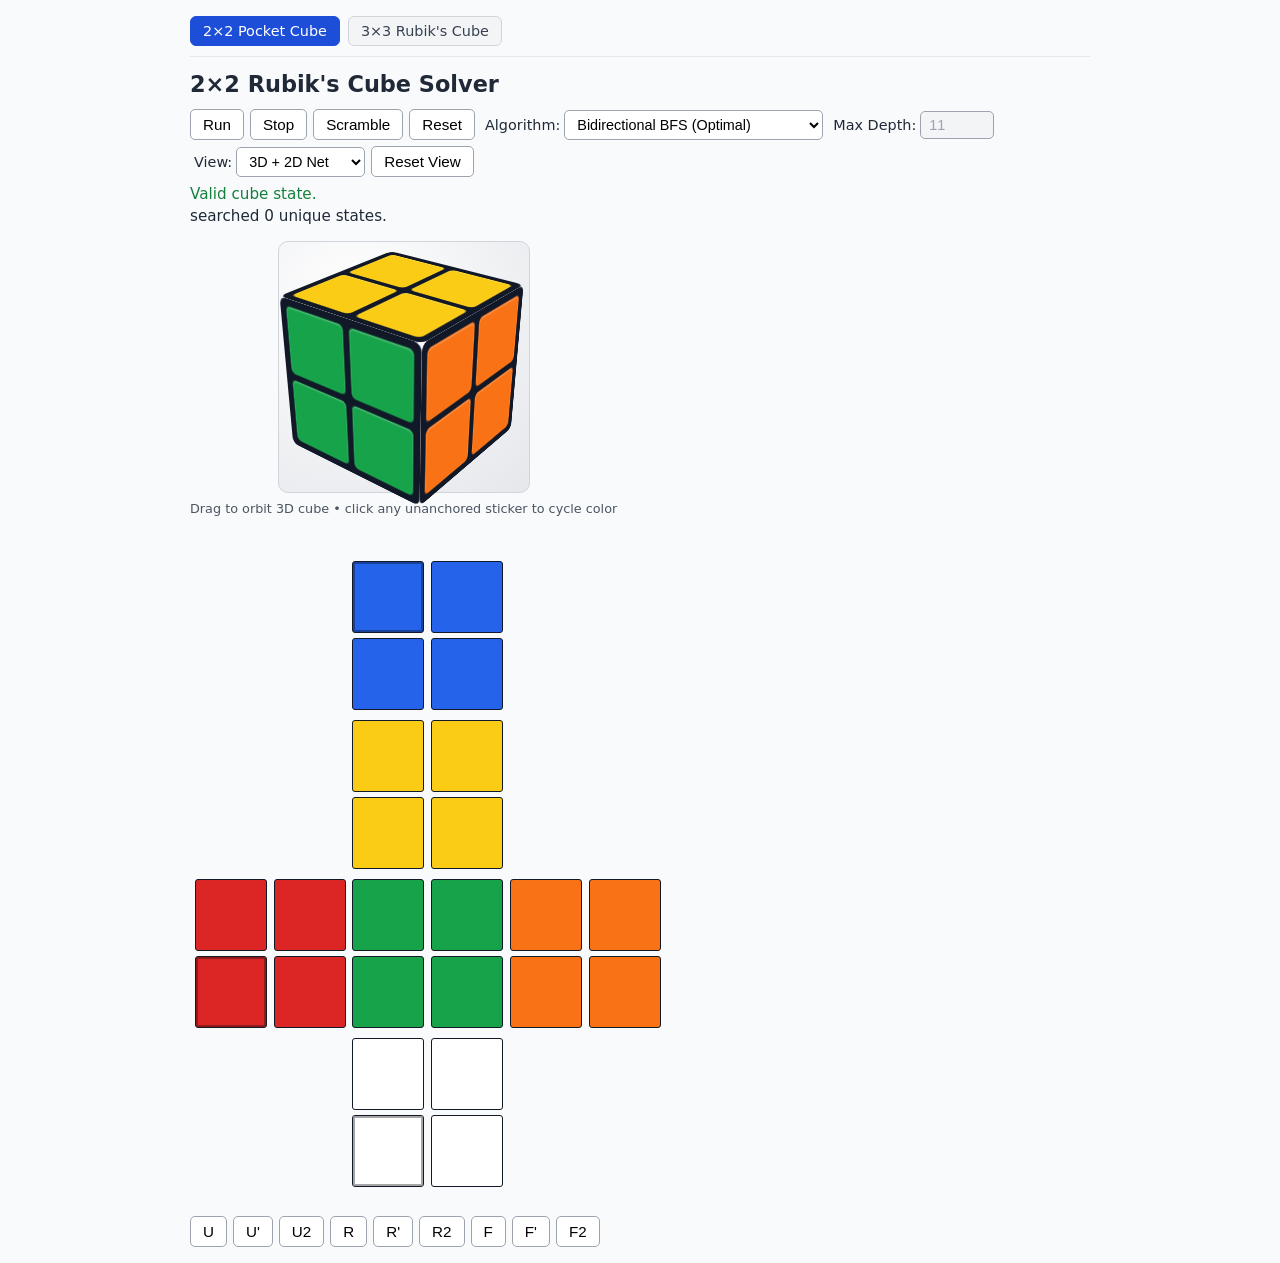
<file: index.html>
<!DOCTYPE html>
<html lang="en">
<head>
  <meta charset="utf-8">
  <meta name="viewport" content="width=device-width, initial-scale=1">
  <title>2x2 Rubik's Cube Solver</title>
  <link rel="stylesheet" href="2x2fiddle.css">
</head>
<body>
  <main class="app">
    <nav class="puzzle-nav" aria-label="Cube size">
      <a href="index.html" class="nav-link active">2&times;2 Pocket Cube</a>
      <a href="3x3.html" class="nav-link">3&times;3 Rubik's Cube</a>
    </nav>

    <h1>2&times;2 Rubik's Cube Solver</h1>

    <div class="controls">
      <button onclick="runTest()">Run</button>
      <button id="stopButton">Stop</button>
      <button onclick="scrambleCube()">Scramble</button>
      <button onclick="resetCube()">Reset</button>
      <label class="control-field" for="algorithmSelect">
        Algorithm:
        <select id="algorithmSelect" onchange="onAlgorithmChange()">
          <option value="bi-bfs">Bidirectional BFS (Optimal)</option>
          <option value="bfs">Unidirectional BFS (Optimal)</option>
          <option value="iddfs">Iterative Deepening DFS (Optimal)</option>
          <option value="dfs">Depth-Limited DFS</option>
        </select>
      </label>
      <label class="control-field" for="maxDepthInput">
        Max Depth:
        <input id="maxDepthInput" type="number" min="1" max="20" value="11" disabled>
      </label>
      <label class="control-field" for="viewModeSelect">
        View:
        <select id="viewModeSelect" onchange="onViewModeChange()">
          <option value="both">3D + 2D Net</option>
          <option value="3d">3D Cube Only</option>
          <option value="2d">2D Net Only</option>
        </select>
      </label>
      <button onclick="resetCamera()" title="Reset 3D camera angle">Reset View</button>
    </div>
    <div class="status">
      <label id="validationStatus" class="valid">Valid cube state.</label>
      <label id="counter">searched 0 unique states.</label>
      <label id="solution"></label>
    </div>
    <div class="playback-bar hidden" id="playbackBar">
      <button onclick="stepToStart()" title="Jump to scrambled start">|&lt;</button>
      <button onclick="stepBackward()" title="Previous move">&lt; Prev</button>
      <button id="playPauseBtn" onclick="togglePlayback()">Play</button>
      <button onclick="stepForward()" title="Next move">Next &gt;</button>
      <button onclick="stepToEnd()" title="Jump to solved state">&gt;|</button>
      <span id="playbackStepLabel" class="playback-step-label">Step 0 / 0</span>
    </div>

    <div class="workspace-views" id="workspaceViews">
      <div class="cube3d-panel" id="cube3dPanel">
        <div class="cube3d-stage" id="cube3dStage">
          <div class="cube3d" id="cube3d"></div>
        </div>
        <div class="cube3d-hint">Drag to orbit 3D cube &bull; click any unanchored sticker to cycle color</div>
      </div>

      <div class="cube" id="startCube">
      <div></div>
      <div class="face back" title="Back (B) face">
        <button class="cell blue fixed-cell" title="anchored DLB corner"> </button>
        <button class="cell blue" onclick="toggleColor(this)"> </button>
        <button class="cell blue" onclick="toggleColor(this)"> </button>
        <button class="cell blue" onclick="toggleColor(this)"> </button>
      </div>
      <div></div>
      <div></div>
      <div class="face top" title="Up (U) face">
        <button class="cell yellow" onclick="toggleColor(this)"> </button>
        <button class="cell yellow" onclick="toggleColor(this)"> </button>
        <button class="cell yellow" onclick="toggleColor(this)"> </button>
        <button class="cell yellow" onclick="toggleColor(this)"> </button>
      </div>
      <div></div>
      <div class="face left" title="Left (L) face">
        <button class="cell red" onclick="toggleColor(this)"> </button>
        <button class="cell red" onclick="toggleColor(this)"> </button>
        <button class="cell red fixed-cell" title="anchored DLB corner"> </button>
        <button class="cell red" onclick="toggleColor(this)"> </button>
      </div>
      <div class="face front" title="Front (F) face">
        <button class="cell green" onclick="toggleColor(this)"> </button>
        <button class="cell green" onclick="toggleColor(this)"> </button>
        <button class="cell green" onclick="toggleColor(this)"> </button>
        <button class="cell green" onclick="toggleColor(this)"> </button>
      </div>
      <div class="face right" title="Right (R) face">
        <button class="cell orange" onclick="toggleColor(this)"> </button>
        <button class="cell orange" onclick="toggleColor(this)"> </button>
        <button class="cell orange" onclick="toggleColor(this)"> </button>
        <button class="cell orange" onclick="toggleColor(this)"> </button>
      </div>
      <div></div>
      <div class="face bottom" title="Down (D) face">
        <button class="cell white" onclick="toggleColor(this)"> </button>
        <button class="cell white" onclick="toggleColor(this)"> </button>
        <button class="cell white fixed-cell" title="anchored DLB corner"> </button>
        <button class="cell white" onclick="toggleColor(this)"> </button>
      </div>
      <div></div>
      </div>
    </div>

    <div class="moves">
      <button id="U" onclick="U()" title="rotate Up (top) face clockwise">U</button>
      <button id="Up" onclick="Up()" title="rotate Up (top) face counter-clockwise">U'</button>
      <button id="U2" onclick="U2()" title="rotate Up (top) face 180 degrees">U2</button>
      <button id="R" onclick="R()" title="rotate Right face clockwise">R</button>
      <button id="Rp" onclick="Rp()" title="rotate Right face counter-clockwise">R'</button>
      <button id="R2" onclick="R2()" title="rotate Right face 180 degrees">R2</button>
      <button id="F" onclick="F()" title="rotate Front face clockwise">F</button>
      <button id="Fp" onclick="Fp()" title="rotate Front face counter-clockwise">F'</button>
      <button id="F2" onclick="F2()" title="rotate Front face 180 degrees">F2</button>
    </div>
  </main>

  <script src="2x2fiddle.js"></script>
</body>
</html>
</file>
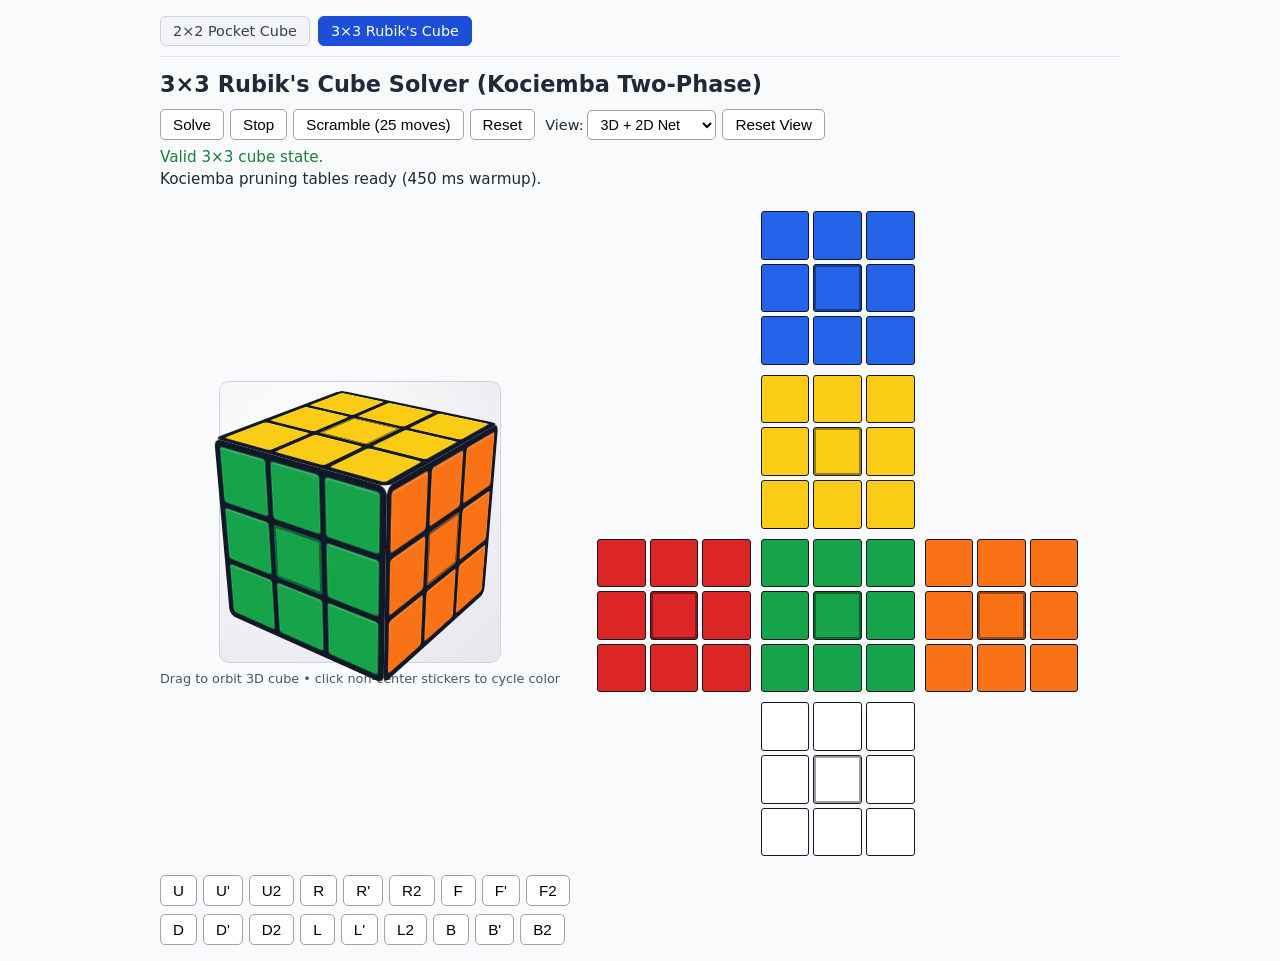
<file: 3x3.html>
<!DOCTYPE html>
<html lang="en">
<head>
  <meta charset="utf-8">
  <meta name="viewport" content="width=device-width, initial-scale=1">
  <title>3x3 Rubik's Cube Solver</title>
  <link rel="stylesheet" href="3x3.css">
</head>
<body>
  <main class="app">
    <nav class="puzzle-nav" aria-label="Cube size">
      <a href="index.html" class="nav-link">2&times;2 Pocket Cube</a>
      <a href="3x3.html" class="nav-link active">3&times;3 Rubik's Cube</a>
    </nav>

    <h1>3&times;3 Rubik's Cube Solver (Kociemba Two-Phase)</h1>

    <div class="controls">
      <button id="solveBtn" onclick="runSolve()">Solve</button>
      <button id="stopBtn" onclick="cancelSolve()">Stop</button>
      <button onclick="scramble3x3()">Scramble (25 moves)</button>
      <button onclick="reset3x3()">Reset</button>
      <label class="control-field" for="viewMode3x3">
        View:
        <select id="viewMode3x3" onchange="onViewMode3x3Change()">
          <option value="both">3D + 2D Net</option>
          <option value="3d">3D Cube Only</option>
          <option value="2d">2D Net Only</option>
        </select>
      </label>
      <button onclick="resetCamera3x3()" title="Reset 3D camera angle">Reset View</button>
    </div>

    <div class="status">
      <label id="validation3x3" class="valid">Valid 3&times;3 cube state.</label>
      <label id="solverStatus3x3">Ready (Kociemba Two-Phase IDA* solver).</label>
      <label id="solution3x3"></label>
    </div>

    <div class="playback-bar hidden" id="playbackBar3x3">
      <button onclick="step3x3Start()" title="Jump to scrambled start">|&lt;</button>
      <button onclick="step3x3Prev()" title="Previous move">&lt; Prev</button>
      <button id="playPauseBtn3x3" onclick="toggle3x3Playback()">Play</button>
      <button onclick="step3x3Next()" title="Next move">Next &gt;</button>
      <button onclick="step3x3End()" title="Jump to solved state">&gt;|</button>
      <span id="playbackStepLabel3x3" class="playback-step-label">Step 0 / 0</span>
    </div>

    <div class="workspace-views">
      <div class="cube3d-panel" id="cube3dPanel3x3">
        <div class="cube3d-stage" id="cube3dStage3x3">
          <div class="cube3d" id="cube3d3x3"></div>
        </div>
        <div class="cube3d-hint">Drag to orbit 3D cube &bull; click non-center stickers to cycle color</div>
      </div>

      <div class="cube-net" id="net3x3"></div>
    </div>

    <div class="moves-section">
      <div class="moves-group">
        <button onclick="applyManualMove('U')">U</button>
        <button onclick="applyManualMove(&quot;U'&quot;)">U'</button>
        <button onclick="applyManualMove('U2')">U2</button>
        <button onclick="applyManualMove('R')">R</button>
        <button onclick="applyManualMove(&quot;R'&quot;)">R'</button>
        <button onclick="applyManualMove('R2')">R2</button>
        <button onclick="applyManualMove('F')">F</button>
        <button onclick="applyManualMove(&quot;F'&quot;)">F'</button>
        <button onclick="applyManualMove('F2')">F2</button>
      </div>
      <div class="moves-group">
        <button onclick="applyManualMove('D')">D</button>
        <button onclick="applyManualMove(&quot;D'&quot;)">D'</button>
        <button onclick="applyManualMove('D2')">D2</button>
        <button onclick="applyManualMove('L')">L</button>
        <button onclick="applyManualMove(&quot;L'&quot;)">L'</button>
        <button onclick="applyManualMove('L2')">L2</button>
        <button onclick="applyManualMove('B')">B</button>
        <button onclick="applyManualMove(&quot;B'&quot;)">B'</button>
        <button onclick="applyManualMove('B2')">B2</button>
      </div>
    </div>
  </main>

  <script src="3x3.js"></script>
</body>
</html>
</file>
<file: 2x2fiddle.css>
body {
  font-family: system-ui, -apple-system, sans-serif;
  margin: 16px;
  color: #1f2937;
  background-color: #f9fafb;
}

.app {
  max-width: 900px;
  margin: 0 auto;
}

.puzzle-nav {
  display: flex;
  gap: 8px;
  margin-bottom: 14px;
  padding-bottom: 10px;
  border-bottom: 1px solid #e5e7eb;
}

.nav-link {
  text-decoration: none;
  padding: 6px 12px;
  border-radius: 6px;
  font-size: 0.9rem;
  font-weight: 500;
  color: #374151;
  background: #f3f4f6;
  border: 1px solid #d1d5db;
}

.nav-link:hover {
  background: #e5e7eb;
}

.nav-link.active {
  background: #1d4ed8;
  color: #ffffff;
  border-color: #1d4ed8;
}

.app h1 {
  font-size: 1.4rem;
  margin: 0 0 12px;
}

.controls,
.moves {
  display: flex;
  flex-wrap: wrap;
  align-items: center;
  gap: 6px;
  margin: 8px 0;
}

.control-field {
  display: inline-flex;
  align-items: center;
  gap: 4px;
  font-size: 0.9rem;
  margin-left: 4px;
}

.control-field select,
.control-field input {
  padding: 5px 8px;
  border-radius: 5px;
  border: 1px solid #9ca3af;
  background: #ffffff;
  font-size: 0.9rem;
}

.control-field input[type="number"] {
  width: 56px;
}

.control-field input:disabled {
  background: #f3f4f6;
  color: #9ca3af;
}

.controls button,
.moves button,
.playback-bar button {
  padding: 6px 12px;
  border-radius: 5px;
  border: 1px solid #9ca3af;
  background: #ffffff;
  cursor: pointer;
  font-size: 0.95rem;
}

.controls button:hover,
.moves button:hover,
.playback-bar button:hover {
  background: #f3f4f6;
}

.hidden {
  display: none !important;
}

.playback-bar {
  display: flex;
  flex-wrap: wrap;
  align-items: center;
  gap: 6px;
  margin: 8px 0;
  padding: 8px 10px;
  border-radius: 6px;
  background: #eef2ff;
  border: 1px solid #c7d2fe;
}

.playback-step-label {
  font-size: 0.9rem;
  font-family: ui-monospace, SFMono-Regular, Menlo, monospace;
  margin-left: 6px;
  color: #1e3a8a;
}

.workspace-views {
  display: flex;
  flex-wrap: wrap;
  align-items: center;
  gap: 28px;
  margin: 12px 0;
}

.cube3d-panel {
  display: flex;
  flex-direction: column;
  align-items: center;
  gap: 8px;
}

.cube3d-stage {
  --cube-size: 164px;
  --half-size: 82px;
  width: 250px;
  height: 250px;
  display: flex;
  align-items: center;
  justify-content: center;
  perspective: 680px;
  border-radius: 10px;
  background: radial-gradient(circle at 30% 25%, #ffffff, #e5e7eb);
  border: 1px solid #d1d5db;
  user-select: none;
  touch-action: none;
  cursor: grab;
}

.cube3d-stage:active {
  cursor: grabbing;
}

.cube3d {
  width: var(--cube-size);
  height: var(--cube-size);
  position: relative;
  transform-style: preserve-3d;
  transition: transform 90ms ease-out;
}

.cube3d.dragging {
  transition: none;
}

.face3d {
  position: absolute;
  inset: 0;
  display: grid;
  grid-template-columns: 1fr 1fr;
  grid-template-rows: 1fr 1fr;
  gap: 6px;
  padding: 7px;
  box-sizing: border-box;
  background: #111827;
  border-radius: 8px;
  backface-visibility: hidden;
}

.face3d.front {
  transform: translateZ(var(--half-size));
}
.face3d.back {
  transform: rotateX(180deg) translateZ(var(--half-size));
}
.face3d.top {
  transform: rotateX(90deg) translateZ(var(--half-size));
}
.face3d.bottom {
  transform: rotateX(-90deg) translateZ(var(--half-size));
}
.face3d.right {
  transform: rotateY(90deg) translateZ(var(--half-size));
}
.face3d.left {
  transform: rotateY(-90deg) translateZ(var(--half-size));
}

.cell3d {
  width: 100%;
  height: 100%;
  border-radius: 6px;
  border: 1px solid rgba(17, 24, 39, 0.55);
  cursor: pointer;
  padding: 0;
  box-shadow: inset 0 1px 2px rgba(255, 255, 255, 0.35);
}

.cell3d.fixed-cell {
  cursor: default;
  box-shadow: inset 0 0 0 3px rgba(17, 24, 39, 0.45);
}

.cube3d-hint {
  font-size: 0.8rem;
  color: #4b5563;
}

.status {
  display: flex;
  flex-direction: column;
  gap: 4px;
  margin: 8px 0;
  font-size: 0.95rem;
}

#validationStatus {
  font-weight: 500;
}

#validationStatus.valid {
  color: #15803d;
}

#validationStatus.invalid {
  color: #b91c1c;
}

#solution {
  font-weight: 600;
  font-family: ui-monospace, SFMono-Regular, Menlo, monospace;
}

.cube {
  display: grid;
  grid-template-columns: 33% 33% 33%;
  grid-template-rows: auto;
  width: fit-content;
  margin: 12px 0;
}

.face {
  display: grid;
  grid-template-columns: 50% 50%;
  grid-gap: 5px;
  padding: 5px;
}

.cell {
  border-radius: 3px;
  padding: 5px;
  width: min(8vh, 12vw);
  height: min(8vh, 12vw);
  border: 1px solid #111827;
  cursor: pointer;
}

.cell.fixed-cell {
  cursor: default;
  box-shadow: inset 0 0 0 2px rgba(0, 0, 0, 0.35);
}

.blue {
  background-color: #2563eb;
}
.green {
  background-color: #16a34a;
}
.orange {
  background-color: #f97316;
}
.red {
  background-color: #dc2626;
}
.white {
  background-color: #ffffff;
}
.yellow {
  background-color: #facc15;
}
</file>
<file: 3x3.css>
body {
  font-family: system-ui, -apple-system, sans-serif;
  margin: 16px;
  color: #1f2937;
  background-color: #f9fafb;
}

.app {
  max-width: 960px;
  margin: 0 auto;
}

.puzzle-nav {
  display: flex;
  gap: 8px;
  margin-bottom: 14px;
  padding-bottom: 10px;
  border-bottom: 1px solid #e5e7eb;
}

.nav-link {
  text-decoration: none;
  padding: 6px 12px;
  border-radius: 6px;
  font-size: 0.9rem;
  font-weight: 500;
  color: #374151;
  background: #f3f4f6;
  border: 1px solid #d1d5db;
}

.nav-link:hover {
  background: #e5e7eb;
}

.nav-link.active {
  background: #1d4ed8;
  color: #ffffff;
  border-color: #1d4ed8;
}

.app h1 {
  font-size: 1.4rem;
  margin: 0 0 12px;
}

.controls,
.moves-group {
  display: flex;
  flex-wrap: wrap;
  align-items: center;
  gap: 6px;
  margin: 8px 0;
}

.control-field {
  display: inline-flex;
  align-items: center;
  gap: 4px;
  font-size: 0.9rem;
  margin-left: 4px;
}

.control-field select {
  padding: 5px 8px;
  border-radius: 5px;
  border: 1px solid #9ca3af;
  background: #ffffff;
  font-size: 0.9rem;
}

.controls button,
.moves-group button,
.playback-bar button {
  padding: 6px 12px;
  border-radius: 5px;
  border: 1px solid #9ca3af;
  background: #ffffff;
  cursor: pointer;
  font-size: 0.95rem;
}

.controls button:hover,
.moves-group button:hover,
.playback-bar button:hover {
  background: #f3f4f6;
}

.hidden {
  display: none !important;
}

.status {
  display: flex;
  flex-direction: column;
  gap: 4px;
  margin: 8px 0;
  font-size: 0.95rem;
}

#validation3x3 {
  font-weight: 500;
}

#validation3x3.valid {
  color: #15803d;
}

#validation3x3.invalid {
  color: #b91c1c;
}

#solution3x3 {
  font-weight: 600;
  font-family: ui-monospace, SFMono-Regular, Menlo, monospace;
}

.playback-bar {
  display: flex;
  flex-wrap: wrap;
  align-items: center;
  gap: 6px;
  margin: 8px 0;
  padding: 8px 10px;
  border-radius: 6px;
  background: #eef2ff;
  border: 1px solid #c7d2fe;
}

.playback-step-label {
  font-size: 0.9rem;
  font-family: ui-monospace, SFMono-Regular, Menlo, monospace;
  margin-left: 6px;
  color: #1e3a8a;
}

.workspace-views {
  display: flex;
  flex-wrap: wrap;
  align-items: center;
  gap: 32px;
  margin: 14px 0;
}

.cube3d-panel {
  display: flex;
  flex-direction: column;
  align-items: center;
  gap: 8px;
}

.cube3d-stage {
  --cube-size: 192px;
  --half-size: 96px;
  width: 280px;
  height: 280px;
  display: flex;
  align-items: center;
  justify-content: center;
  perspective: 760px;
  border-radius: 10px;
  background: radial-gradient(circle at 30% 25%, #ffffff, #e5e7eb);
  border: 1px solid #d1d5db;
  user-select: none;
  touch-action: none;
  cursor: grab;
}

.cube3d-stage:active {
  cursor: grabbing;
}

.cube3d {
  width: var(--cube-size);
  height: var(--cube-size);
  position: relative;
  transform-style: preserve-3d;
  transition: transform 90ms ease-out;
}

.cube3d.dragging {
  transition: none;
}

.face3d {
  position: absolute;
  inset: 0;
  display: grid;
  grid-template-columns: repeat(3, 1fr);
  grid-template-rows: repeat(3, 1fr);
  gap: 5px;
  padding: 6px;
  box-sizing: border-box;
  background: #111827;
  border-radius: 8px;
  backface-visibility: hidden;
}

.face3d.front {
  transform: translateZ(var(--half-size));
}
.face3d.back {
  transform: rotateX(180deg) translateZ(var(--half-size));
}
.face3d.top {
  transform: rotateX(90deg) translateZ(var(--half-size));
}
.face3d.bottom {
  transform: rotateX(-90deg) translateZ(var(--half-size));
}
.face3d.right {
  transform: rotateY(90deg) translateZ(var(--half-size));
}
.face3d.left {
  transform: rotateY(-90deg) translateZ(var(--half-size));
}

.cell3d {
  width: 100%;
  height: 100%;
  border-radius: 4px;
  border: 1px solid rgba(17, 24, 39, 0.55);
  cursor: pointer;
  padding: 0;
  box-shadow: inset 0 1px 2px rgba(255, 255, 255, 0.3);
}

.cell3d.fixed-cell {
  cursor: default;
  box-shadow: inset 0 0 0 2px rgba(17, 24, 39, 0.45);
}

.cube3d-hint {
  font-size: 0.8rem;
  color: #4b5563;
}

.cube-net {
  display: grid;
  grid-template-columns: repeat(3, auto);
  width: fit-content;
}

.face-net {
  display: grid;
  grid-template-columns: repeat(3, 1fr);
  gap: 4px;
  padding: 5px;
}

.cell-net {
  width: min(5.4vh, 8vw);
  height: min(5.4vh, 8vw);
  min-width: 28px;
  min-height: 28px;
  border-radius: 3px;
  border: 1px solid #111827;
  cursor: pointer;
  padding: 0;
}

.cell-net.fixed-cell {
  cursor: default;
  box-shadow: inset 0 0 0 2px rgba(0, 0, 0, 0.38);
}

.blue {
  background-color: #2563eb;
}
.green {
  background-color: #16a34a;
}
.orange {
  background-color: #f97316;
}
.red {
  background-color: #dc2626;
}
.white {
  background-color: #ffffff;
}
.yellow {
  background-color: #facc15;
}
</file>
